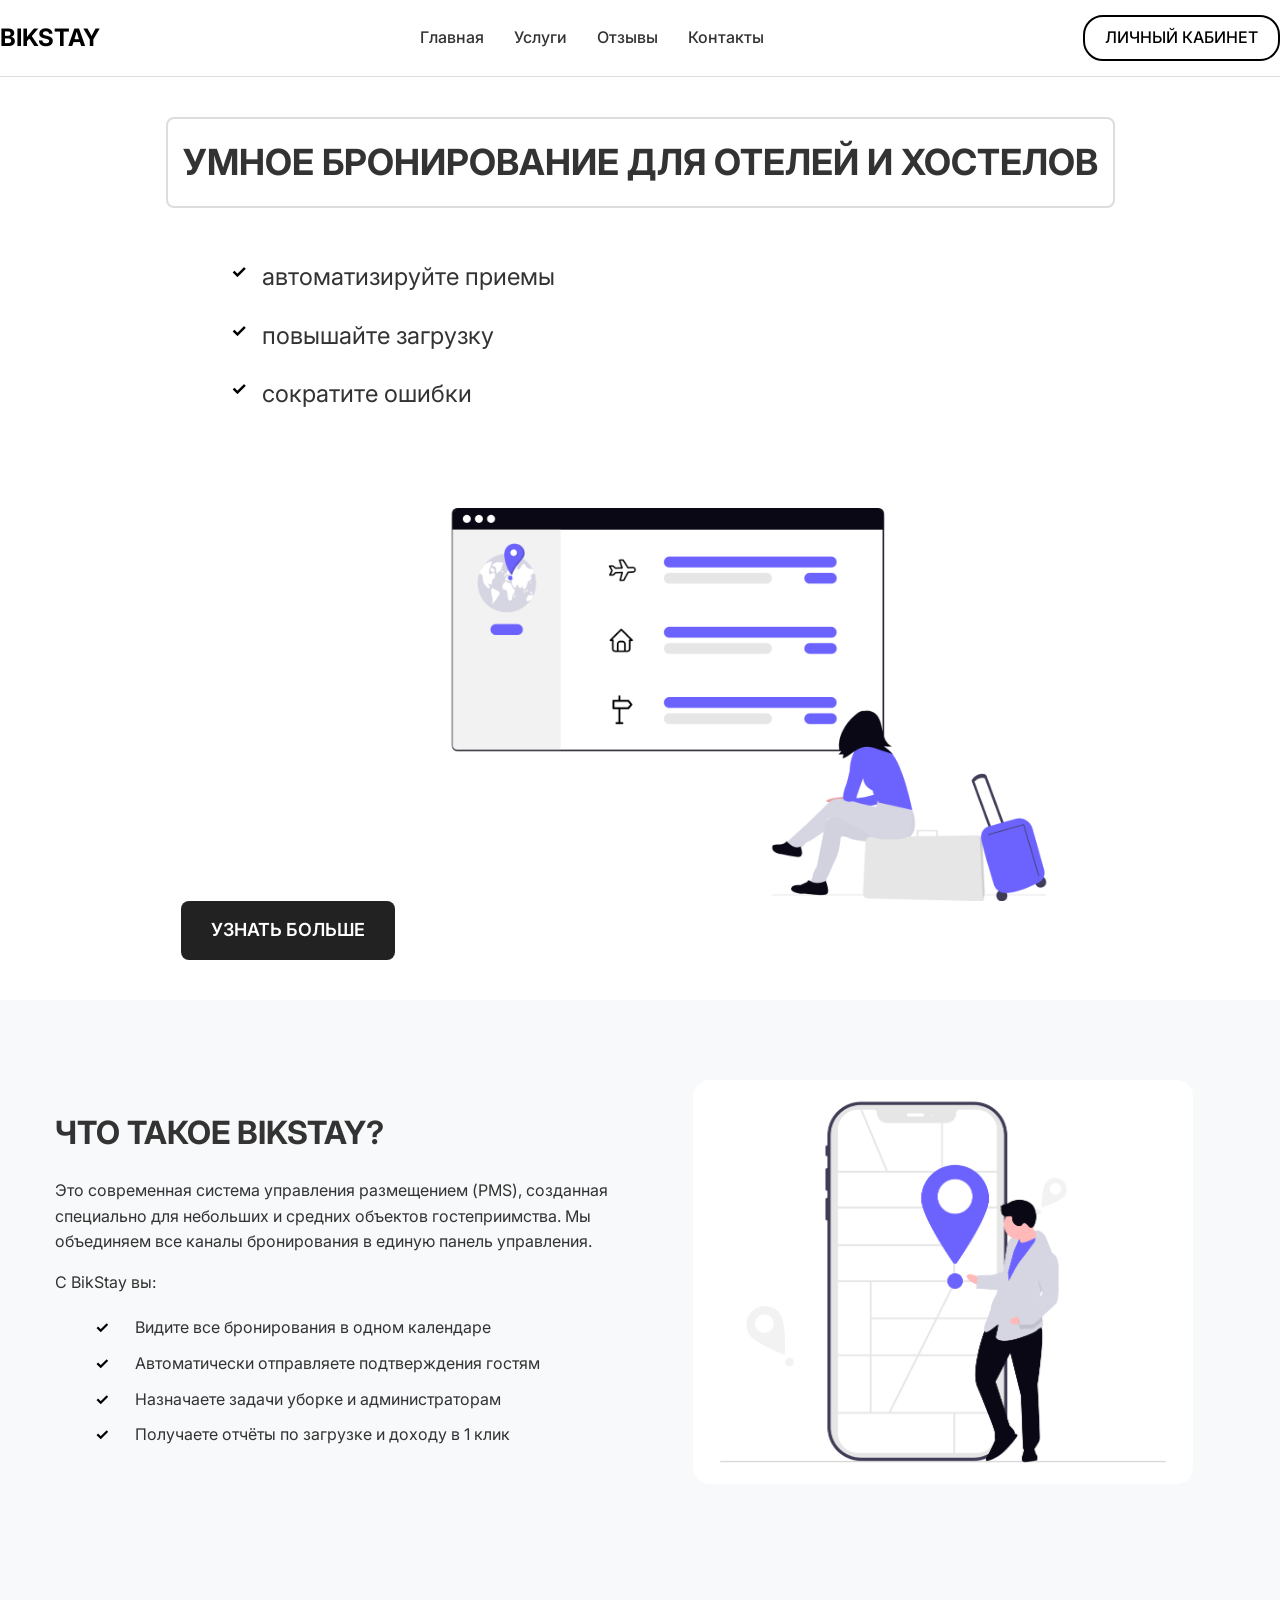
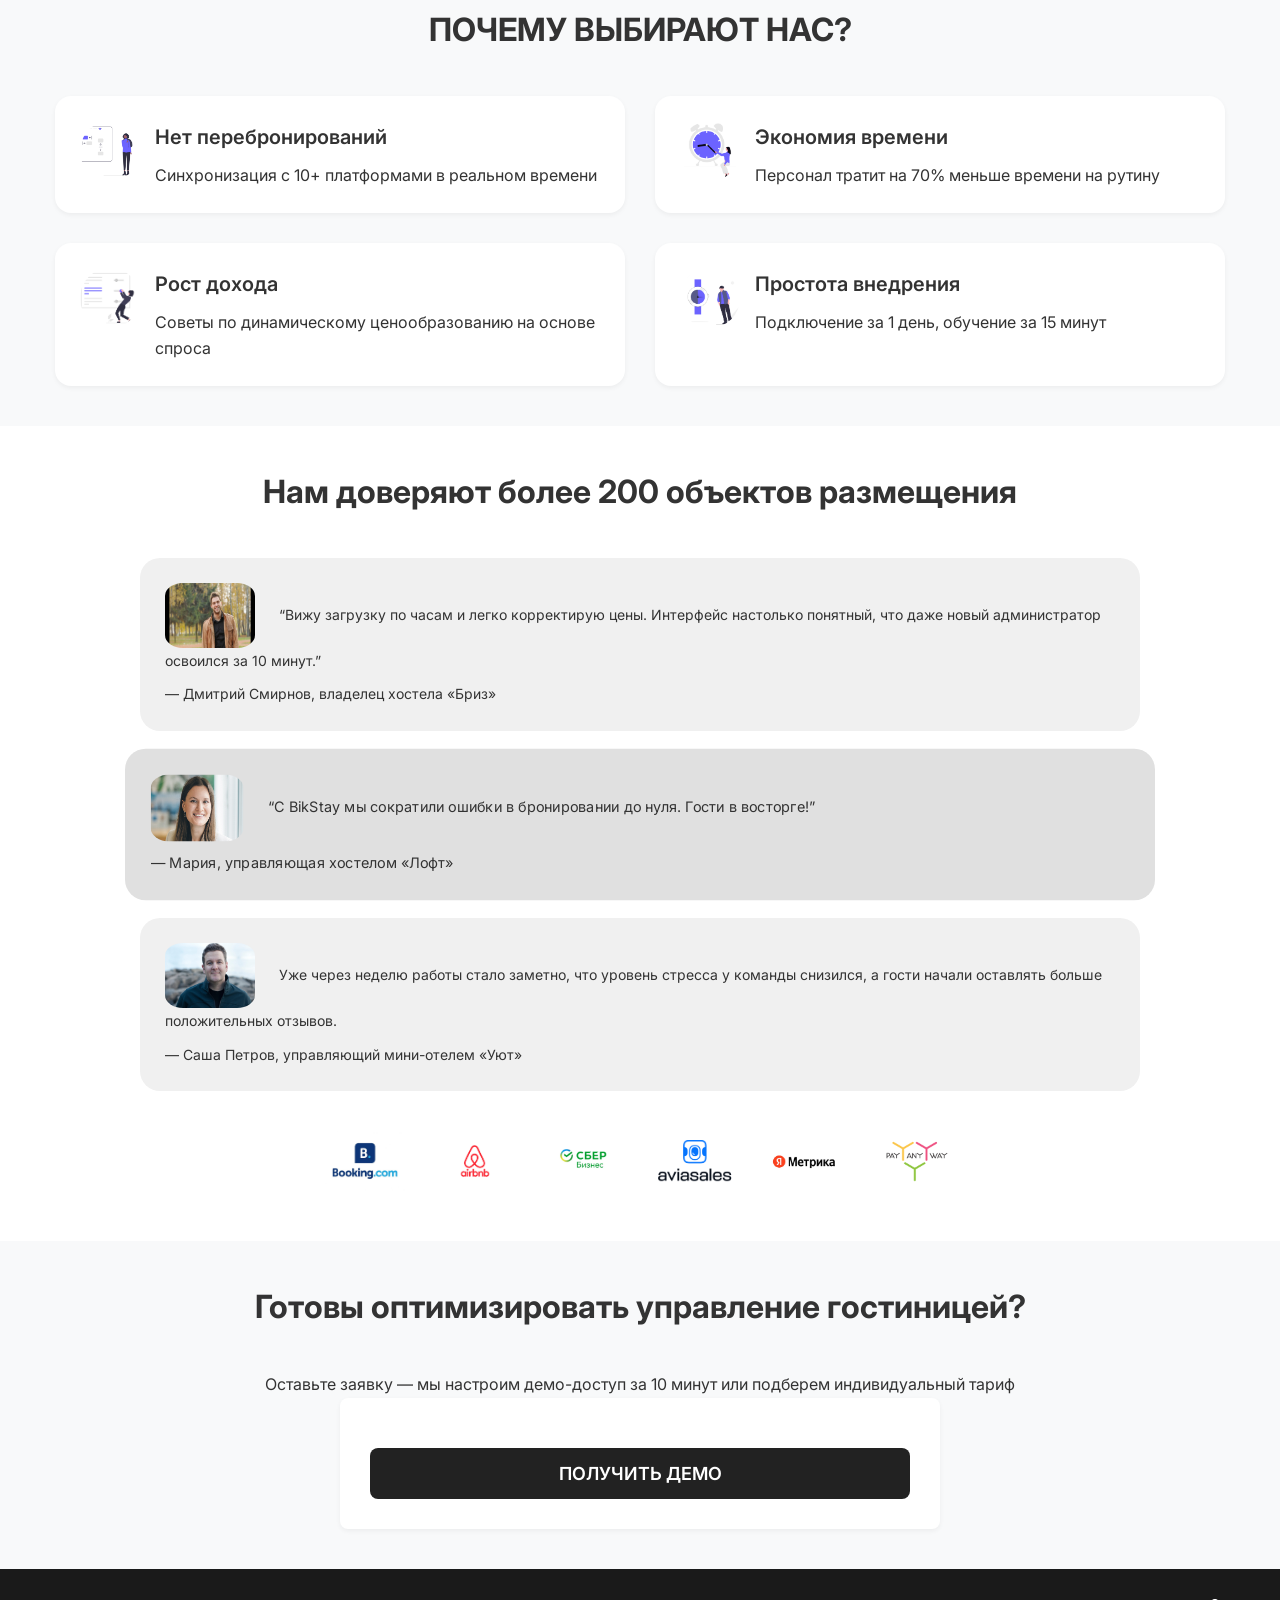
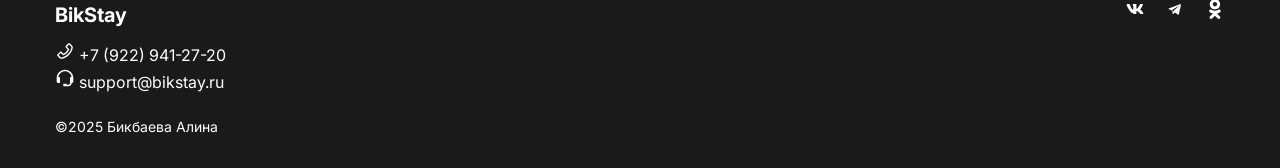
<file: index.html>
<!doctype html>
<html lang="ru">
  <head>
    <meta charset="UTF-8" />
    <meta name="viewport" content="width=device-width, initial-scale=1.0" />
    <title>BikStay — Умное бронирование для отелей и хостелов</title>
    <link
      href="https://fonts.googleapis.com/css2?family=Inter:wght@300;400;500;600;700&display=swap"
      rel="stylesheet"
    />
    <link rel="stylesheet" href="style.css" />
  </head>

  <body>
    <nav>
      <div class="logo">BIKSTAY</div>
      <ul>
        <li><a href="#home">Главная</a></li>
        <li><a href="#services">Услуги</a></li>
        <li><a href="#reviews">Отзывы</a></li>
        <li><a href="#contacts">Контакты</a></li>
      </ul>
      <a href="account.html" class="btn-account">ЛИЧНЫЙ КАБИНЕТ</a>
    </nav>

    <section id="home" class="hero">
      <div class="container">
        <h1>УМНОЕ БРОНИРОВАНИЕ ДЛЯ ОТЕЛЕЙ И ХОСТЕЛОВ</h1>
        <div class="hero-list">
          <div class="hero-item">автоматизируйте приемы</div>
          <div class="hero-item">повышайте загрузку</div>
          <div class="hero-item">сократите ошибки</div>
        </div>
        <a href="#contacts" class="hero-btn">УЗНАТЬ БОЛЬШЕ</a>
        <img
          src="images/undraw_travel-booking_a6s2.png"
          alt="Иллюстрация"
          class="hero-image"
        />
      </div>
    </section>

    <section id="services" class="what-is">
      <div class="container">
        <div class="what-is-content">
          <div class="what-is-text">
            <h2>ЧТО ТАКОЕ BIKSTAY?</h2>
            <p>
              Это современная система управления размещением (PMS), созданная
              специально для небольших и средних объектов гостеприимства. Мы
              объединяем все каналы бронирования в единую панель управления.
            </p>
            <p>С BikStay вы:</p>
            <ul class="checklist">
              <li>Видите все бронирования в одном календаре</li>
              <li>Автоматически отправляете подтверждения гостям</li>
              <li>Назначаете задачи уборке и администраторам</li>
              <li>Получаете отчёты по загрузке и доходу в 1 клик</li>
            </ul>
          </div>
          <div class="what-is-image">
            <img
              src="images/undraw_destination_fkst.png"
              alt="Мобильное приложение"
            />
          </div>
        </div>
      </div>
    </section>

    <section class="why-us">
      <div class="container">
        <h2>ПОЧЕМУ ВЫБИРАЮТ НАС?</h2>
        <div class="why-us-grid">
          <div class="why-us-card">
            <img src="images/undraw_journey_brk8.png" alt="Синхронизация" />
            <div class="why-us-card-content">
              <h3>Нет перебронирований</h3>
              <p>Синхронизация с 10+ платформами в реальном времени</p>
            </div>
          </div>
          <div class="why-us-card">
            <img
              src="images/undraw_time-management_4ss6.png"
              alt="Экономия времени"
            />
            <div class="why-us-card-content">
              <h3>Экономия времени</h3>
              <p>Персонал тратит на 70% меньше времени на рутину</p>
            </div>
          </div>
          <div class="why-us-card">
            <img
              src="images/undraw_personal-settings_8xv3.png"
              alt="Рост дохода"
            />
            <div class="why-us-card-content">
              <h3>Рост дохода</h3>
              <p>Советы по динамическому ценообразованию на основе спроса</p>
            </div>
          </div>
          <div class="why-us-card">
            <img
              src="images/undraw_in-no-time_ax6n.png"
              alt="Простота внедрения"
            />
            <div class="why-us-card-content">
              <h3>Простота внедрения</h3>
              <p>Подключение за 1 день, обучение за 15 минут</p>
            </div>
          </div>
        </div>
      </div>
    </section>

    <section id="reviews" class="trust">
      <div class="container">
        <h2>Нам доверяют более 200 объектов размещения</h2>
        <div class="trust-cards">
          <div class="trust-card">
            <img src="images/i (1).jpg" alt="Дмитрий Смирнов" />
            <p>
              “Вижу загрузку по часам и легко корректирую цены. Интерфейс
              настолько понятный, что даже новый администратор освоился за 10
              минут.”
            </p>
            <span class="author"
              >— Дмитрий Смирнов, владелец хостела «Бриз»</span
            >
          </div>
          <div class="trust-card highlighted">
            <img src="images/805270654011730.jpg" alt="Мария" />
            <p>
              “С BikStay мы сократили ошибки в бронировании до нуля. Гости в
              восторге!”
            </p>
            <span class="author">— Мария, управляющая хостелом «Лофт»</span>
          </div>
          <div class="trust-card">
            <img
              src="images/620c63e9998f3a00d61afb55_620c640081856.jpg"
              alt="Саша Петров"
            />
            <p>
              Уже через неделю работы стало заметно, что уровень стресса у
              команды снизился, а гости начали оставлять больше положительных
              отзывов.
            </p>
            <span class="author"
              >— Саша Петров, управляющий мини-отелем «Уют»</span
            >
          </div>
        </div>
        <div class="logos">
          <img
            src="images/477a7e774970cc9394048593f79c3350.jpg"
            alt="Booking.com"
          />
          <img src="images/ea3850a0e57aa9ff5d7007db0ec0e5c8.jpg" alt="Airbnb" />
          <img src="images/i (2).webp" alt="Сбер Бизнес" />
          <img src="images/1600px-Aviasales_logo.png" alt="aviasales" />
          <img
            src="images/cc4615f2-b512-48b5-95a6-4015ccc9670b.jpg"
            alt="Метрика"
          />
          <img
            src="images/91db774743710890095473086929a0e0.png"
            alt="PayAnyWay"
          />
        </div>
      </div>
    </section>

    <section id="contacts" class="form-section">
      <div class="container">
        <h2>Готовы оптимизировать управление гостиницей?</h2>
        <p>
          Оставьте заявку — мы настроим демо-доступ за 10 минут или подберем
          индивидуальный тариф
        </p>
        <div class="form-container">
          <form action="demo.html" method="GET">
            <div class="form-group"></div>
            <button type="submit" class="form-btn">ПОЛУЧИТЬ ДЕМО</button>
          </form>
        </div>
      </div>
    </section>

    <footer>
      <div class="container">
        <div class="footer-content">
          <div class="footer-info">
            <h3>BikStay</h3>
            <p>
              <svg
                fill="#ffffff"
                width="20px"
                height="20px"
                viewBox="0 0 1024 1024"
                xmlns="http://www.w3.org/2000/svg"
                class="icon"
              >
                <path
                  d="M877.1 238.7L770.6 132.3c-13-13-30.4-20.3-48.8-20.3s-35.8 7.2-48.8 20.3L558.3 246.8c-13 13-20.3 30.5-20.3 48.9 0 18.5 7.2 35.8 20.3 48.9l89.6 89.7a405.46 405.46 0 0 1-86.4 127.3c-36.7 36.9-79.6 66-127.2 86.6l-89.6-89.7c-13-13-30.4-20.3-48.8-20.3a68.2 68.2 0 0 0-48.8 20.3L132.3 673c-13 13-20.3 30.5-20.3 48.9 0 18.5 7.2 35.8 20.3 48.9l106.4 106.4c22.2 22.2 52.8 34.9 84.2 34.9 6.5 0 12.8-.5 19.2-1.6 132.4-21.8 263.8-92.3 369.9-198.3C818 606 888.4 474.6 910.4 342.1c6.3-37.6-6.3-76.3-33.3-103.4zm-37.6 91.5c-19.5 117.9-82.9 235.5-178.4 331s-213 158.9-330.9 178.4c-14.8 2.5-30-2.5-40.8-13.2L184.9 721.9 295.7 611l119.8 120 .9.9 21.6-8a481.29 481.29 0 0 0 285.7-285.8l8-21.6-120.8-120.7 110.8-110.9 104.5 104.5c10.8 10.8 15.8 26 13.3 40.8z"
                />
              </svg>
              +7 (922) 941-27-20
            </p>
            <p>
              <svg
                fill="#ffffff"
                width="20px"
                height="20px"
                viewBox="0 0 24 24"
                xmlns="http://www.w3.org/2000/svg"
              >
                <path
                  d="M12 2C6.486 2 2 6.486 2 12v4.143C2 17.167 2.897 18 4 18h1a1 1 0 0 0 1-1v-5.143a1 1 0 0 0-1-1h-.908C4.648 6.987 7.978 4 12 4s7.352 2.987 7.908 6.857H19a1 1 0 0 0-1 1V18c0 1.103-.897 2-2 2h-2v-1h-4v3h6c2.206 0 4-1.794 4-4 1.103 0 2-.833 2-1.857V12c0-5.514-4.486-10-10-10z"
                />
              </svg>
              support@bikstay.ru
            </p>
          </div>
          <div class="footer-social">
            <a href="https://vk.com/bikbaby" target="_blank" title="VK">
              <svg
                fill="#ffffff"
                width="60px"
                height="60px"
                viewBox="0 0 24 24"
                xmlns="http://www.w3.org/2000/svg"
              >
                <path
                  d="M21.579 6.855c.14-.465 0-.806-.662-.806h-2.193c-.558 0-.813.295-.953.619 0 0-1.115 2.719-2.695 4.482-.51.513-.743.675-1.021.675-.139 0-.341-.162-.341-.627V6.855c0-.558-.161-.806-.626-.806H9.642c-.348 0-.558.258-.558.504 0 .528.79.65.871 2.138v3.228c0 .707-.127.836-.407.836-.743 0-2.551-2.729-3.624-5.853-.209-.607-.42-.852-.98-.852H2.752c-.627 0-.752.295-.752.619 0 .582.743 3.462 3.461 7.271 1.812 2.601 4.363 4.011 6.687 4.011 1.393 0 1.565-.313 1.565-.853v-1.966c0-.626.133-.752.574-.752.324 0 .882.164 2.183 1.417 1.486 1.486 1.732 2.153 2.567 2.153h2.192c.626 0 .939-.313.759-.931-.197-.615-.907-1.51-1.849-2.569-.512-.604-1.277-1.254-1.51-1.579-.325-.419-.231-.604 0-.976.001.001 2.672-3.761 2.95-5.04z"
                />
              </svg>
            </a>
            <a href="https://t.me/bikbaby" target="_blank" title="Telegram">
              <svg
                fill="#ffffff"
                width="60px"
                height="60px"
                viewBox="0 0 50 50"
                xmlns="http://www.w3.org/2000/svg"
              >
                <path
                  d="M37.1 13L9.4 24c-.9.3-.8 1.6.1 1.9l7 2.2 2.8 8.8c.2.7 1.1.9 1.6.4l4.1-3.8 7.8 5.7c.6.4 1.4.1 1.6-.6l5.4-23.2c.3-1.7-1.2-3-2.7-2.4zM20.9 29.8L20 35l-2-7.2L37.5 15 20.9 29.8z"
                />
              </svg>
            </a>
            <svg
              fill="#ffffff"
              width="60px"
              height="60px"
              viewBox="-5 0 24 24"
              xmlns="http://www.w3.org/2000/svg"
            >
              <path
                d="m9.456 17.441c1.363-.316 2.566-.83 3.647-1.518l-.047.028c.498-.329.822-.887.822-1.52 0-1.003-.813-1.816-1.816-1.816-.348 0-.673.098-.949.267l.008-.005c-1.184.751-2.625 1.196-4.17 1.196s-2.987-.446-4.202-1.215l.032.019c-.274-.175-.608-.279-.967-.279-.642 0-1.206.334-1.529.837l-.004.007s0 0 0 .005c-.175.274-.279.608-.279.967 0 .643.335 1.207.839 1.529l.007.004c1.034.661 2.237 1.174 3.522 1.473l.078.015-3.469 3.465c-.332.327-.538.781-.538 1.284 0 .489.195.932.51 1.256l.03.03c.326.327.777.529 1.275.529s.949-.202 1.275-.529l3.421-3.404 3.4 3.406c.328.328.782.532 1.283.532 1.002 0 1.814-.812 1.814-1.814 0-.501-.203-.954-.531-1.283l-3.461-3.466zm-2.505-5.052c3.418-.003 6.188-2.775 6.188-6.194 0-3.421-2.773-6.194-6.194-6.194s-6.194 2.773-6.194 6.194v.006c.007 3.419 2.78 6.188 6.2 6.188zm0-8.758c1.417 0 2.565 1.148 2.565 2.565s-1.148 2.565-2.565 2.565c-1.415 0-2.563-1.146-2.565-2.561 0-.001 0-.001 0-.002 0-1.417 1.148-2.566 2.565-2.567z"
              />
            </svg>
          </div>
        </div>
        <div class="footer-copyright">©2025 Бикбаева Алина</div>
      </div>
    </footer>
  </body>
</html>
</file>
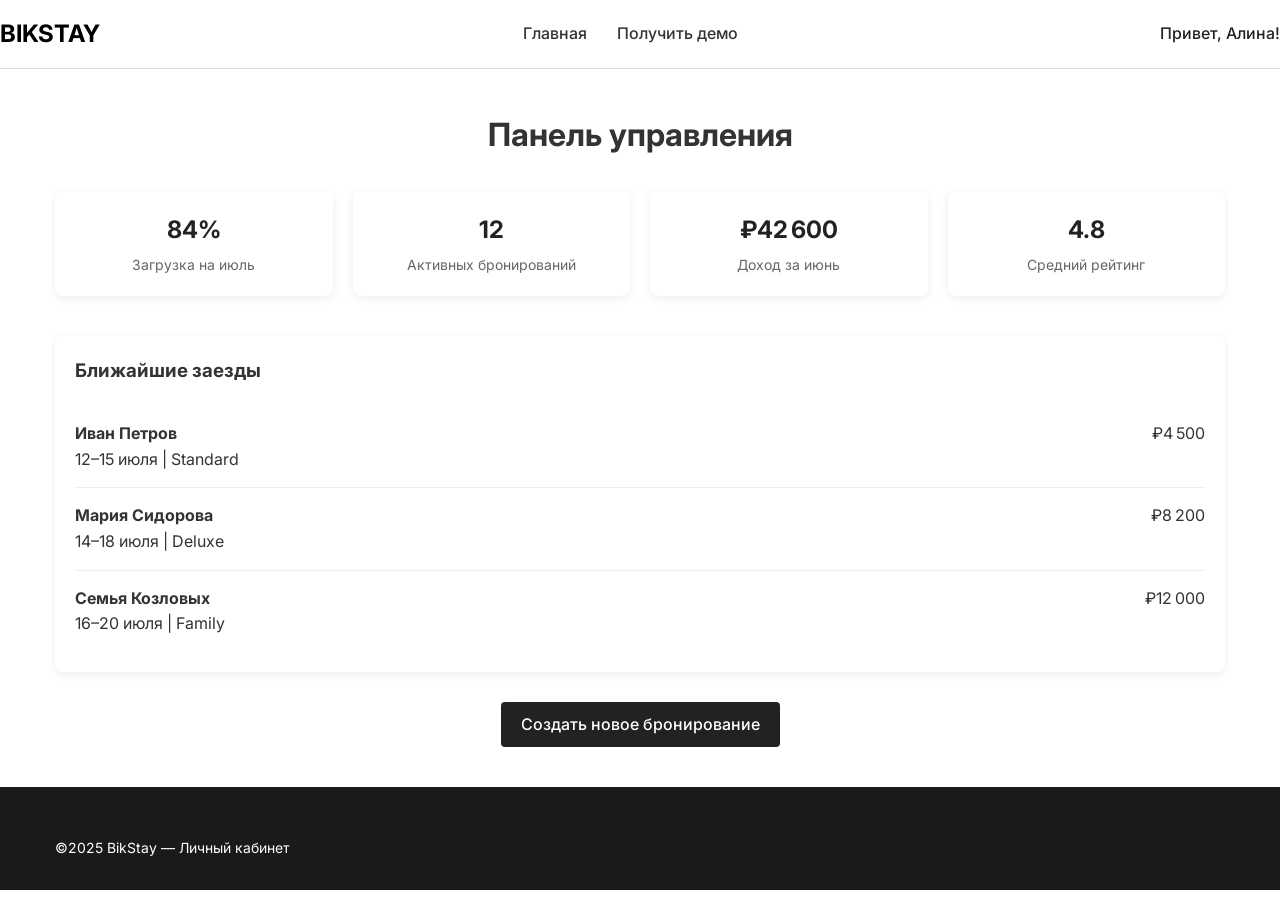
<file: account.html>
<!doctype html>
<html lang="ru">
  <head>
    <meta charset="UTF-8" />
    <meta name="viewport" content="width=device-width, initial-scale=1.0" />
    <title>Личный кабинет — BikStay</title>
    <link
      href="https://fonts.googleapis.com/css2?family=Inter:wght@300;400;500;600;700&display=swap"
      rel="stylesheet"
    />
    <link rel="stylesheet" href="style.css" />
    <style>
      .dashboard {
        padding: 40px 0;
      }

      .stats {
        display: grid;
        grid-template-columns: repeat(auto-fit, minmax(200px, 1fr));
        gap: 20px;
        margin-bottom: 40px;
      }

      .stat-card {
        background: white;
        padding: 20px;
        border-radius: 8px;
        text-align: center;
        box-shadow: 0 2px 8px rgba(0, 0, 0, 0.08);
      }

      .stat-card h3 {
        font-size: 24px;
        color: #222;
        margin-bottom: 5px;
      }

      .stat-card p {
        color: #666;
        font-size: 14px;
      }

      .booking-list {
        background: white;
        padding: 20px;
        border-radius: 8px;
        box-shadow: 0 2px 8px rgba(0, 0, 0, 0.08);
      }

      .booking-item {
        padding: 15px 0;
        border-bottom: 1px solid #eee;
        display: flex;
        justify-content: space-between;
      }

      .booking-item:last-child {
        border-bottom: none;
      }

      .btn {
        display: inline-block;
        background: #222;
        color: white;
        padding: 10px 20px;
        border-radius: 4px;
        text-decoration: none;
        font-weight: 500;
      }

      .btn:hover {
        background: #1a1a1a;
      }
    </style>
  </head>

  <body>
    <nav>
      <div class="logo">BIKSTAY</div>
      <ul>
        <li><a href="index.html">Главная</a></li>
        <li><a href="demo.html">Получить демо</a></li>
      </ul>
      <span style="color: #222; font-weight: 500">Привет, Алина!</span>
    </nav>

    <section class="dashboard">
      <div class="container">
        <h2 style="text-align: center; margin-bottom: 30px">
          Панель управления
        </h2>

        <div class="stats">
          <div class="stat-card">
            <h3>84%</h3>
            <p>Загрузка на июль</p>
          </div>
          <div class="stat-card">
            <h3>12</h3>
            <p>Активных бронирований</p>
          </div>
          <div class="stat-card">
            <h3>₽42 600</h3>
            <p>Доход за июнь</p>
          </div>
          <div class="stat-card">
            <h3>4.8</h3>
            <p>Средний рейтинг</p>
          </div>
        </div>

        <div class="booking-list">
          <h3 style="margin-bottom: 20px">Ближайшие заезды</h3>
          <div class="booking-item">
            <div><strong>Иван Петров</strong><br />12–15 июля | Standard</div>
            <div>₽4 500</div>
          </div>
          <div class="booking-item">
            <div><strong>Мария Сидорова</strong><br />14–18 июля | Deluxe</div>
            <div>₽8 200</div>
          </div>
          <div class="booking-item">
            <div><strong>Семья Козловых</strong><br />16–20 июля | Family</div>
            <div>₽12 000</div>
          </div>
        </div>

        <div style="text-align: center; margin-top: 30px">
          <a href="demo.html" class="btn">Создать новое бронирование</a>
        </div>
      </div>
    </section>

    <footer>
      <div class="container">
        <div class="footer-copyright">©2025 BikStay — Личный кабинет</div>
      </div>
    </footer>
  </body>
</html>
</file>
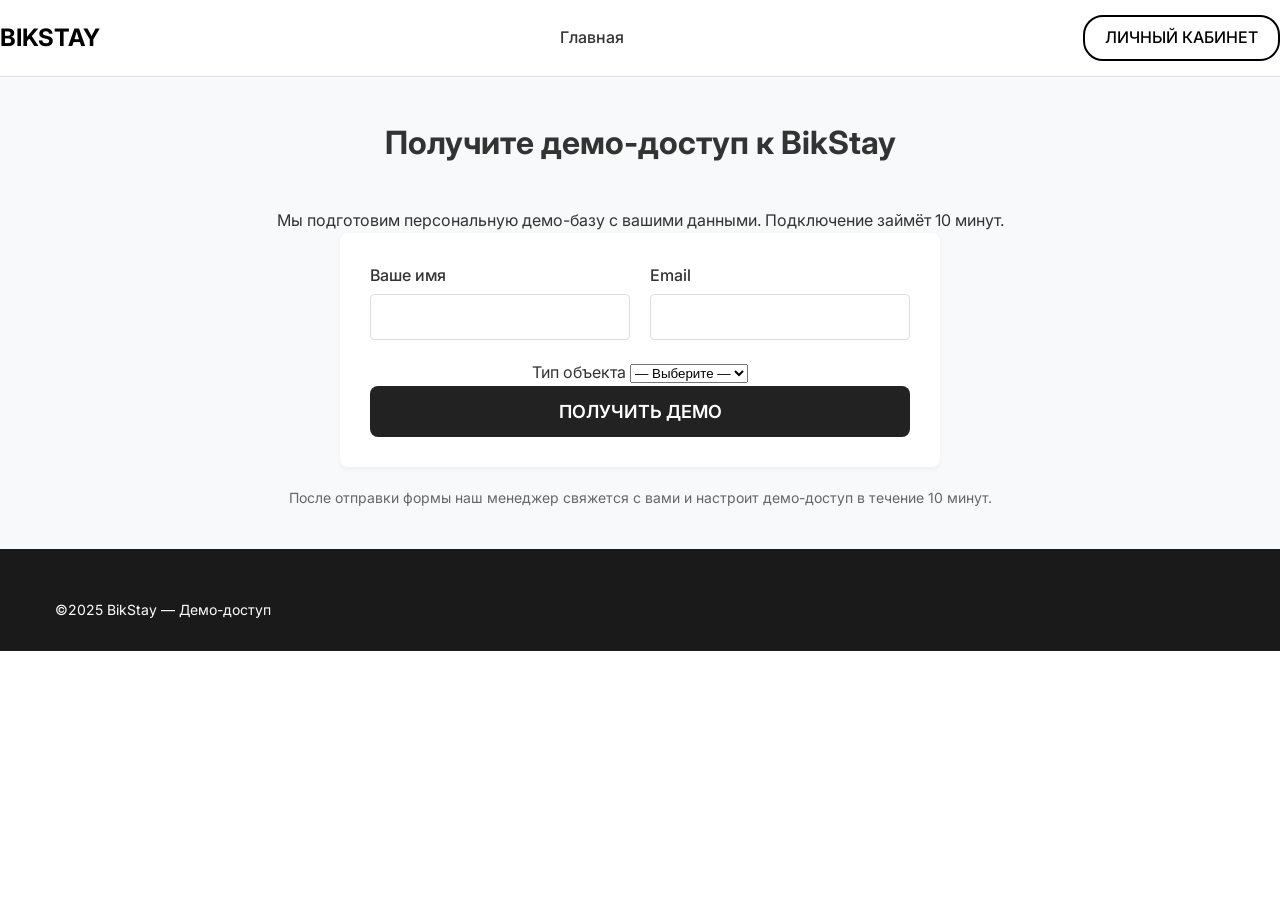
<file: demo.html>
<!doctype html>
<html lang="ru">
  <head>
    <meta charset="UTF-8" />
    <meta name="viewport" content="width=device-width, initial-scale=1.0" />
    <title>Получить демо — BikStay</title>
    <link
      href="https://fonts.googleapis.com/css2?family=Inter:wght@300;400;500;600;700&display=swap"
      rel="stylesheet"
    />
    <link rel="stylesheet" href="style.css" />
  </head>

  <body>
    <nav>
      <div class="logo">BIKSTAY</div>
      <ul>
        <li><a href="index.html">Главная</a></li>
      </ul>
      <a href="account.html" class="btn-account">ЛИЧНЫЙ КАБИНЕТ</a>
    </nav>

    <section class="form-section">
      <div class="container">
        <h2>Получите демо-доступ к BikStay</h2>
        <p>
          Мы подготовим персональную демо-базу с вашими данными. Подключение
          займёт 10 минут.
        </p>
        <div class="form-container">
          <form action="demo.html" method="GET">
            <div class="form-group">
              <div>
                <label for="name">Ваше имя</label>
                <input type="text" id="name" name="name" required />
              </div>
              <div>
                <label for="email">Email</label>
                <input type="email" id="email" name="email" required />
              </div>
            </div>
            <div>
              <label for="type">Тип объекта</label>
              <select id="type" name="type" required>
                <option value="">— Выберите —</option>
                <option value="hotel">Отель</option>
                <option value="hostel">Хостел</option>
                <option value="apartments">Апартаменты</option>
                <option value="guesthouse">Гостевой дом</option>
              </select>
            </div>
            <button type="submit" class="form-btn">ПОЛУЧИТЬ ДЕМО</button>
          </form>
        </div>
        <p style="margin-top: 20px; font-size: 14px; color: #666">
          После отправки формы наш менеджер свяжется с вами и настроит
          демо-доступ в течение 10 минут.
        </p>
      </div>
    </section>

    <footer>
      <div class="container">
        <div class="footer-copyright">©2025 BikStay — Демо-доступ</div>
      </div>
    </footer>
  </body>
</html>
</file>
<file: style.css>
* {
  margin: 0;
  padding: 0;
  box-sizing: border-box;
}

html {
  scroll-behavior: smooth;
}

body {
  font-family: "Inter", sans-serif;
  line-height: 1.6;
  color: #333;
  background-color: #ffffff;
}

.container {
  max-width: 1200px;
  margin: 0 auto;
  padding: 0 15px;
}

@media (max-width: 560px) {
  .container {
    padding: 0 10px;
  }
}

nav {
  display: flex;
  justify-content: space-between;
  align-items: center;
  padding: 15px 0;
  border-bottom: 1px solid #ddd;
}

nav .logo {
  font-weight: 700;
  font-size: 24px;
  color: #000;
}

nav ul {
  display: flex;
  list-style: none;
  gap: 30px;
}

nav a {
  color: #333;
  text-decoration: none;
  font-weight: 500;
}

nav .btn-account {
  background-color: #fff;
  color: #000;
  border: 2px solid #000;
  padding: 8px 20px;
  border-radius: 20px;
  font-weight: 500;
  text-decoration: none;
}

nav .btn-account:hover {
  background-color: #000;
  color: #fff;
}

section {
  padding: 40px 0;
}

section h2 {
  font-size: 32px;
  font-weight: 700;
  text-align: center;
  margin-bottom: 40px;
}

.hero {
  text-align: center;
  background-color: #ffffff;
  padding: 40px 0;
}

.hero h1 {
  font-size: 36px;
  font-weight: 700;
  margin-bottom: 20px;
  padding: 15px;
  border: 2px solid #ddd;
  border-radius: 8px;
  display: inline-block;
}

.hero-list {
  display: flex;
  flex-direction: column;
  align-items: flex-start;
  gap: 20px;
  margin: 30px auto 40px;
  max-width: 70%;
}

.hero-item {
  display: flex;
  align-items: flex-start;
  gap: 15px;
  max-width: 400px;
  font-size: 24px;
  text-align: left;
}

.hero-item:before {
  content: "✓";
  color: #000;
  font-weight: bold;
  font-size: 18px;
}

.hero-list ul {
  list-style: none;
  padding-left: 0;
}

.hero-list li {
  display: flex;
  align-items: flex-start;
  gap: 10px;
  max-width: 300px;
  font-size: 24px;
  text-align: left;
}

.hero-list li:before {
  content: "✓";
  color: #000;
  font-weight: bold;
  font-size: 18px;
}

.hero-btn {
  background-color: #222;
  color: white;
  border: none;
  padding: 15px 30px;
  font-size: 18px;
  border-radius: 8px;
  font-weight: 600;
  font-family: "Inter", sans-serif;
  text-decoration: none;
  display: inline-block;
  text-align: center;
  cursor: pointer;
}

.hero-btn:hover,
.form-btn:hover {
  background-color: #1a1a1a;
}

.hero-image {
  width: 100%;
  max-width: 700px;
  height: auto;
  border-radius: 8px;
  margin: 20px auto 0;
}

.what-is {
  padding: 80px 0;
  background-color: #f8f9fa;
}

.what-is-content {
  display: flex;
  align-items: center;
  gap: 40px;
  flex-wrap: wrap;
}

.what-is-text {
  flex: 1;
  min-width: 300px;
  text-align: left;
}

.what-is-text h2 {
  font-size: 32px;
  font-weight: 700;
  text-align: left;
  margin-bottom: 20px;
}

.what-is-text p {
  font-size: 16px;
  line-height: 1.6;
  margin-bottom: 15px;
}

.checklist {
  list-style: none;
  padding-left: 40px;
  margin-top: 20px;
}

.checklist li {
  margin-bottom: 10px;
  position: relative;
  padding-left: 40px;
}

.checklist li:before {
  content: "✓";
  position: absolute;
  left: 0;
  color: #000;
  font-weight: bold;
}

.what-is-image {
  flex: 1;
  min-width: 300px;
}

.what-is-image img {
  width: 100%;
  max-width: 500px;
  height: auto;
  border-radius: 16px;
  display: block;
  margin: 0 auto;
}

.why-us {
  background-color: #f8f9fa;
}

.why-us-grid {
  display: grid;
  grid-template-columns: repeat(2, 1fr);
  gap: 30px;
}

@media (max-width: 768px) {
  .why-us-grid {
    grid-template-columns: 1fr;
  }
}

.why-us-card {
  background-color: #fff;
  padding: 25px;
  border-radius: 16px;
  display: flex;
  align-items: flex-start;
  gap: 15px;
  box-shadow: 0 2px 5px rgba(0, 0, 0, 0.05);
}

.why-us-card img {
  width: 60px;
  height: 60px;
  border-radius: 50%;
  object-fit: cover;
}

.why-us-card-content h3 {
  font-size: 20px;
  font-weight: 600;
  margin-bottom: 10px;
}

.why-us-card-content p {
  font-size: 16px;
  line-height: 1.6;
}

.trust {
  background-color: #ffffff;
}

.trust-cards {
  display: flex;
  flex-direction: column;
  gap: 20px;
  max-width: 1000px;
  margin: 0 auto;
}

.trust-card {
  background-color: #f0f0f0;
  padding: 25px;
  border-radius: 20px;
}

.trust-card img {
  width: 90px;
  height: 65px;
  border-radius: 20%;
  margin-right: 20px;
  vertical-align: middle;
}

.trust-card p {
  display: inline;
  font-size: 14px;
  line-height: 1.6;
}

.trust-card .author {
  display: block;
  margin-top: 10px;
  font-size: 14px;
}

.trust-card.highlighted {
  background-color: #e0e0e0;
  transform: scale(1.03);
}

.trust-card.highlighted .author {
  font-size: 14px;
}

.trust-card.highlighted p {
  font-size: 14px;
}

.logos {
  display: flex;
  justify-content: center;
  gap: 30px;
  margin-top: 30px;
  flex-wrap: wrap;
}

.logos img {
  width: 80px;
  height: 80px;
  object-fit: contain;
}

.form-section {
  background-color: #f8f9fa;
  text-align: center;
}

.form-container {
  max-width: 600px;
  margin: 0 auto;
  background-color: #fff;
  padding: 30px;
  border-radius: 8px;
  box-shadow: 0 2px 5px rgba(0, 0, 0, 0.05);
}

.form-btn {
  background-color: #222;
  color: white;
  border: none;
  padding: 15px 30px;
  font-size: 18px;
  border-radius: 8px;
  font-weight: 600;
  font-family: "Inter", sans-serif;
  text-decoration: none;
  display: inline-block;
  text-align: center;
  cursor: pointer;
  width: 100%;
}

.form-group {
  display: flex;
  flex-wrap: wrap;
  gap: 20px;
  margin-bottom: 20px;
}

.form-group > div {
  flex: 1;
  min-width: 200px;
}

.form-group label {
  display: block;
  font-weight: 500;
  margin-bottom: 5px;
  text-align: left;
}

.form-group input,
.form-group select {
  width: 100%;
  padding: 12px;
  border: 1px solid #ddd;
  border-radius: 4px;
  font-size: 16px;
  font-family: "Inter", sans-serif;
}

footer {
  background-color: #1a1a1a;
  color: white;
  padding: 30px 0;
  margin-top: 0;
}

.footer-content {
  display: flex;
  justify-content: space-between;
  align-items: left;
  flex-wrap: wrap;
  gap: 30px;
}

.footer-info h3 {
  font-size: 20px;
  margin-bottom: 10px;
}

.footer-social {
  display: flex;
  gap: 20px;
}

.footer-social a {
  color: white;
  text-decoration: none;
}

.footer-copyright {
  width: 100%;
  text-align: left;
  margin-top: 20px;
  font-size: 14px;
}

.footer-info svg,
.footer-social svg {
  fill: white;
  width: 20px;
  height: 20px;
}

.footer-social a:hover svg {
  fill: #3498db;
}

.hero-list {
  align-items: flex-start !important;
  text-align: left !important;
}

.hero-item {
  text-align: left !important;
}

@media (max-width: 991px) {
  .hero h1 {
    font-size: 28px;
  }

  .what-is-content {
    flex-direction: column;
    text-align: left;
  }

  .what-is-text,
  .what-is-image {
    width: 100%;
  }

  .footer-content {
    flex-direction: column;
    text-align: center;
  }
}

@media (max-width: 768px) {
  nav {
    flex-direction: column;
    gap: 15px;
  }

  nav ul {
    flex-wrap: wrap;
    justify-content: center;
  }

  .hero-list {
    max-width: 100%;
    align-items: center;
  }

  .form-group {
    flex-direction: column;
  }
}

@media (max-width: 576px) {
  .container {
    padding: 0 15px;
  }

  h1 {
    font-size: 24px;
  }

  h2 {
    font-size: 24px;
  }

  .hero-btn,
  .form-btn {
    font-size: 16px;
    padding: 12px 20px;
    width: 100%;
  }

  .footer-social a {
    font-size: 20px;
  }
}

@media (max-width: 560px) {
  h1 {
    font-size: 20px;
  }

  h2 {
    font-size: 16px;
  }

  h3 {
    font-size: 14px;
  }

  p,
  .hero-item,
  .checklist li,
  .trust-card p {
    font-size: 14px;
    line-height: 1.4;
  }

  .container {
    padding: 0 10px;
  }

  .hero-list {
    margin: 20px auto;
    max-width: 90%;
    gap: 10px;
  }

  .hero-item {
    font-size: 16px;
    max-width: 100%;
  }

  .what-is-text p,
  .what-is-text ul {
    font-size: 14px;
  }

  .why-us-card-content p {
    font-size: 14px;
  }

  .trust-card p {
    font-size: 13px;
    line-height: 1.4;
  }

  .trust-card .author {
    font-size: 12px;
    font-weight: 600;
  }

  .hero-btn,
  .form-btn {
    font-size: 14px;
    padding: 10px 20px;
    width: 100%;
  }

  .trust-card img {
    width: 50px;
    height: 50px;
  }

  body {
    overflow-x: hidden;
  }
}
</file>
